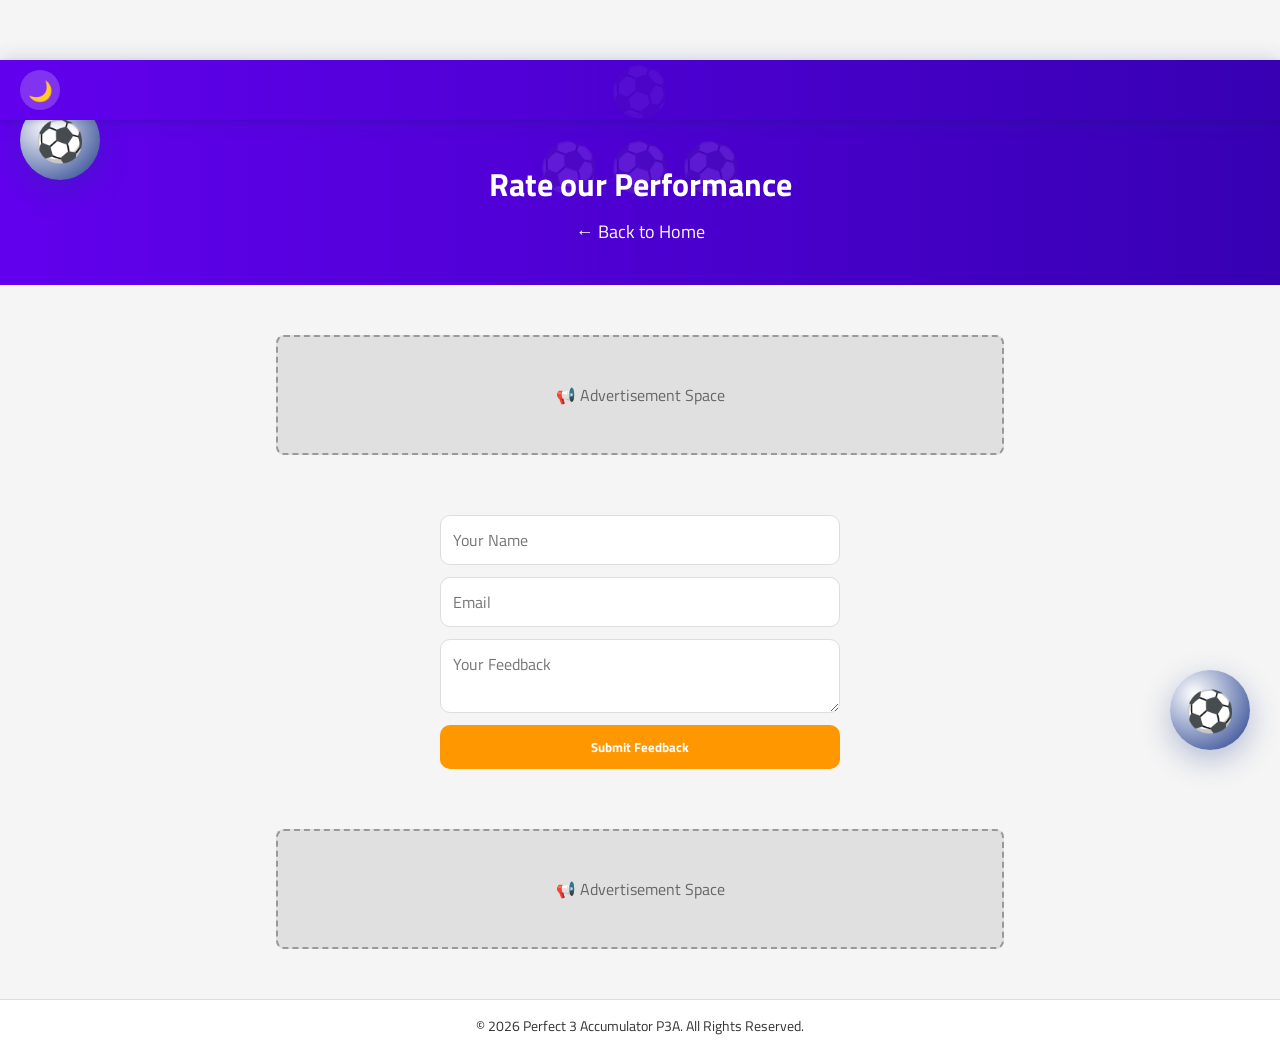
<file: feedback.html>
<!DOCTYPE html>
<html lang="en">
<head>
<meta charset="UTF-8">
<meta name="viewport" content="width=device-width, initial-scale=1.0">
<title>Feedback - P3A</title>
<link rel="icon" href="favicon.svg" type="image/svg+xml">
<link rel="stylesheet" href="style.css">
<style>
  .ad-space {
    width: 100%;
    background-color: #e0e0e0;
    border: 2px dashed #999;
    padding: 20px;
    text-align: center;
    margin: 20px 0;
    border-radius: 8px;
    color: #666;
    font-size: 16px;
    min-height: 120px;
    display: flex;
    align-items: center;
    justify-content: center;
  }
</style>
</head>
<body>
<div class="floating-ball ball-top-left"></div>
<div class="floating-ball ball-bottom-right"></div>
<nav>
  <button id="themeToggle" class="theme-toggle" title="Toggle Dark Mode">🌙</button>
  <div style="flex: 1;"></div>
</nav>

<button id="topButton" class="hidden" title="Back to top">↑</button>

<header>
  <h1>Rate our Performance</h1>
  <p><a href="index.html" class="back-link">← Back to Home</a></p>
</header>

<div class="container">
  <div class="ad-space" style="width: 90%; max-width: 728px; height: 90px; margin-bottom: 30px;">📢 Advertisement Space</div>
  <form class="feedback-form" id="feedbackForm">
    <input type="text" id="feedbackName" placeholder="Your Name" required>
    <input type="email" id="feedbackEmail" placeholder="Email" required>
    <textarea id="feedbackMessage" placeholder="Your Feedback" required></textarea>
    <button type="submit">Submit Feedback</button>
  </form>
  <div class="ad-space" style="width: 90%; max-width: 728px; height: 90px; margin-top: 30px;">📢 Advertisement Space</div>
</div>

<footer>
  &copy; 2026 Perfect 3 Accumulator P3A. All Rights Reserved.
</footer>

<script src="script.js"></script>
</body>
</html>
</file>
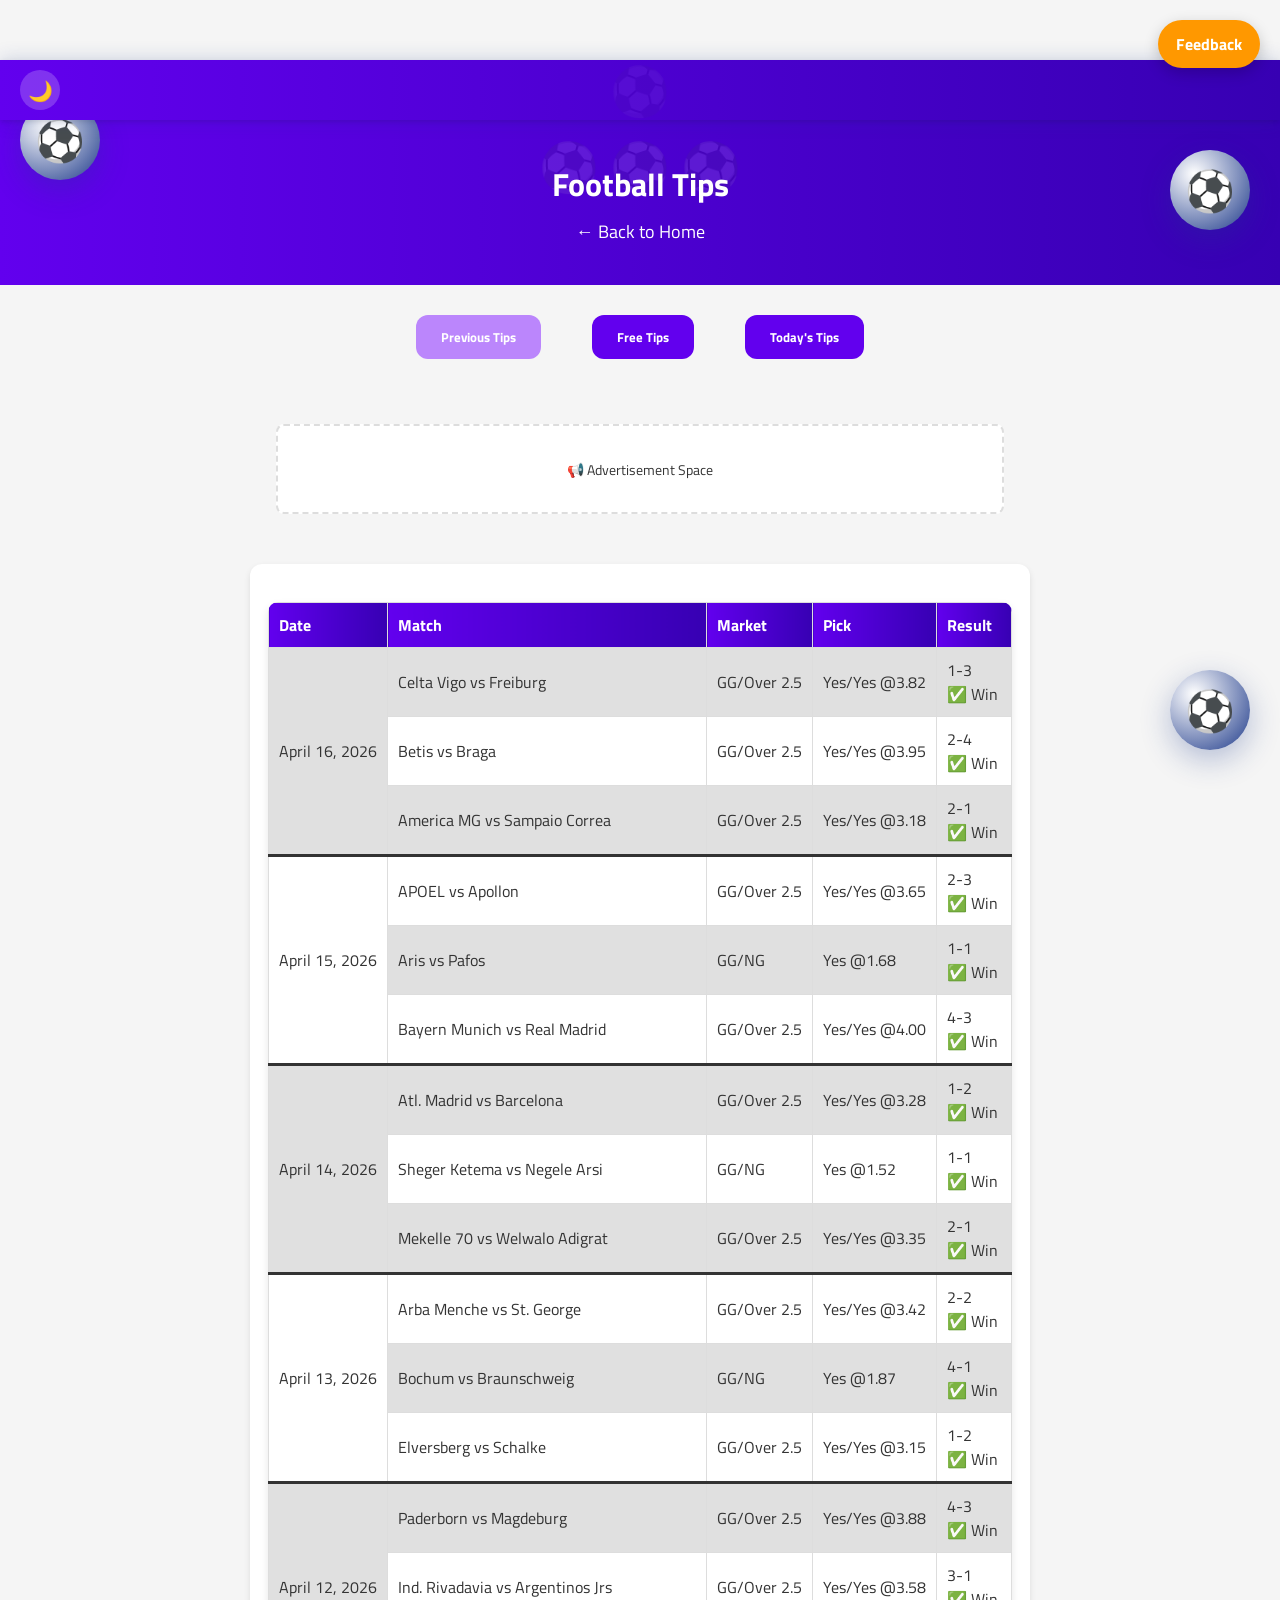
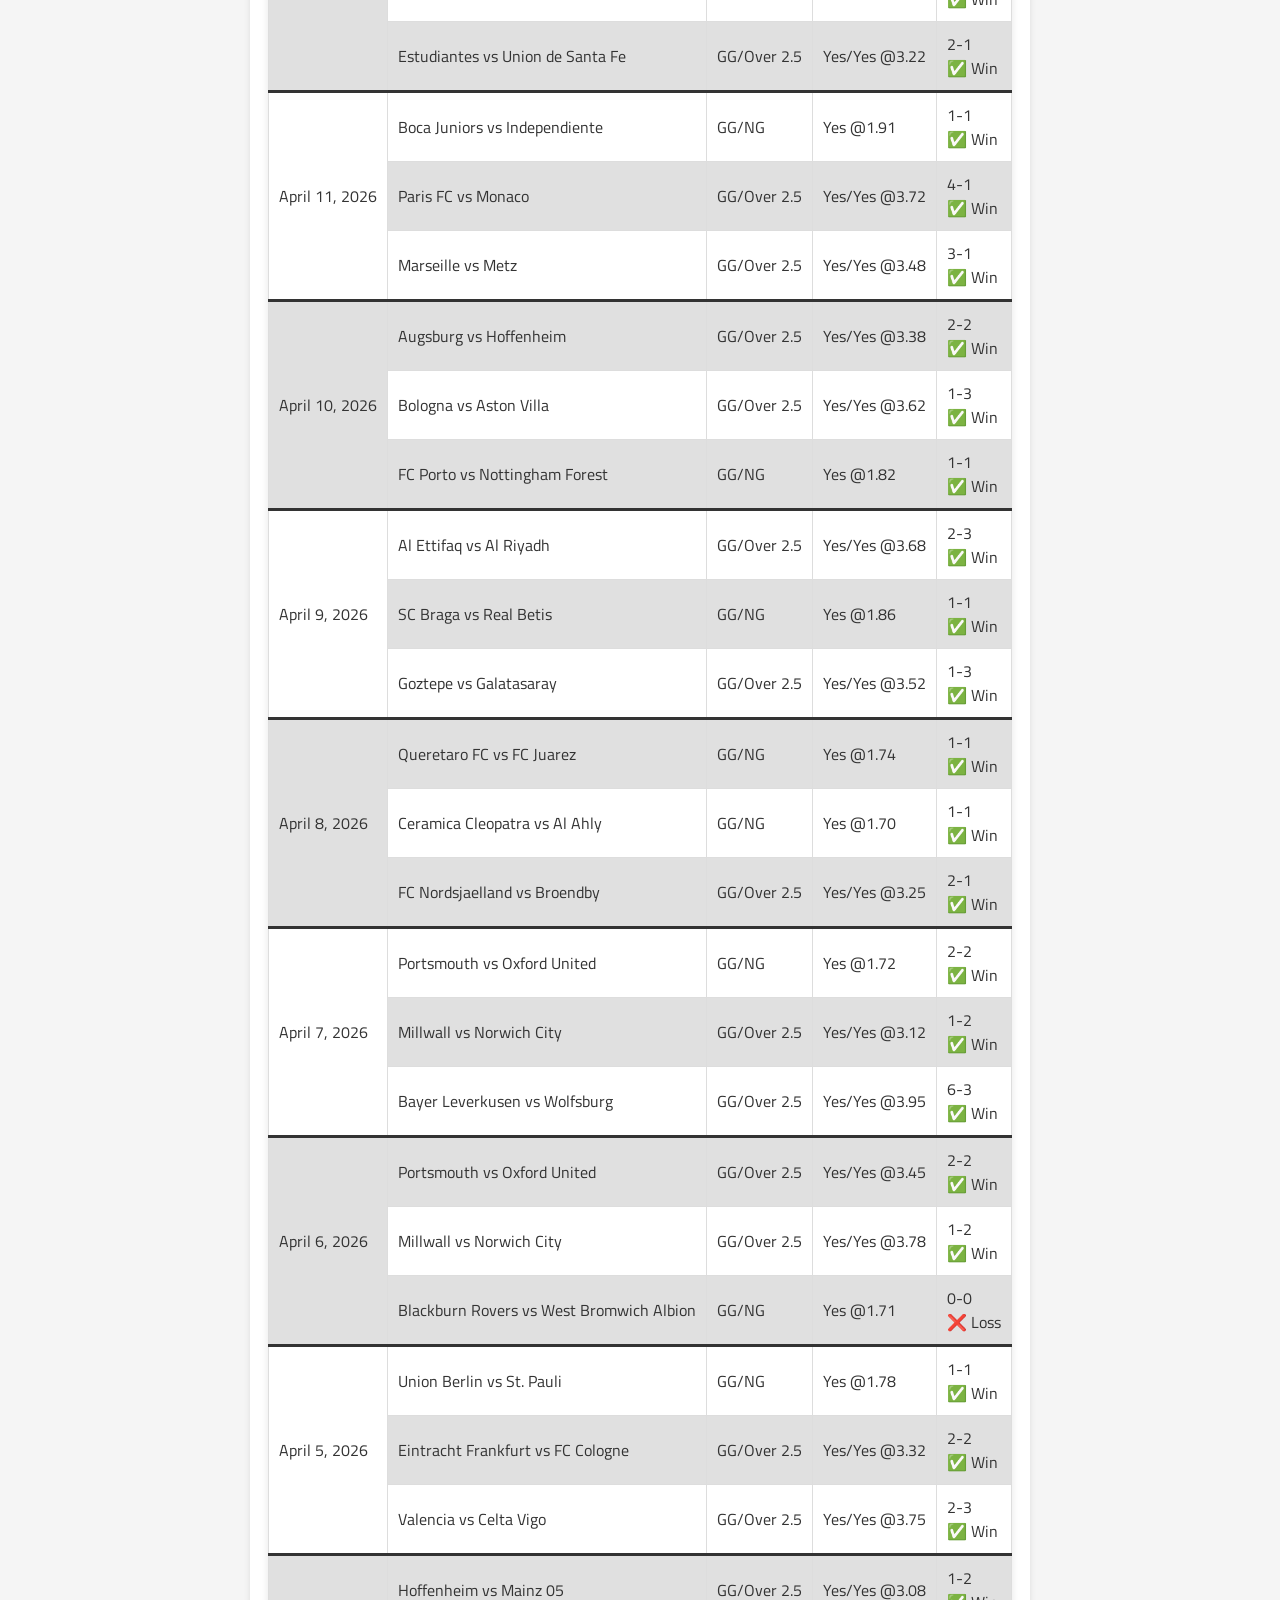
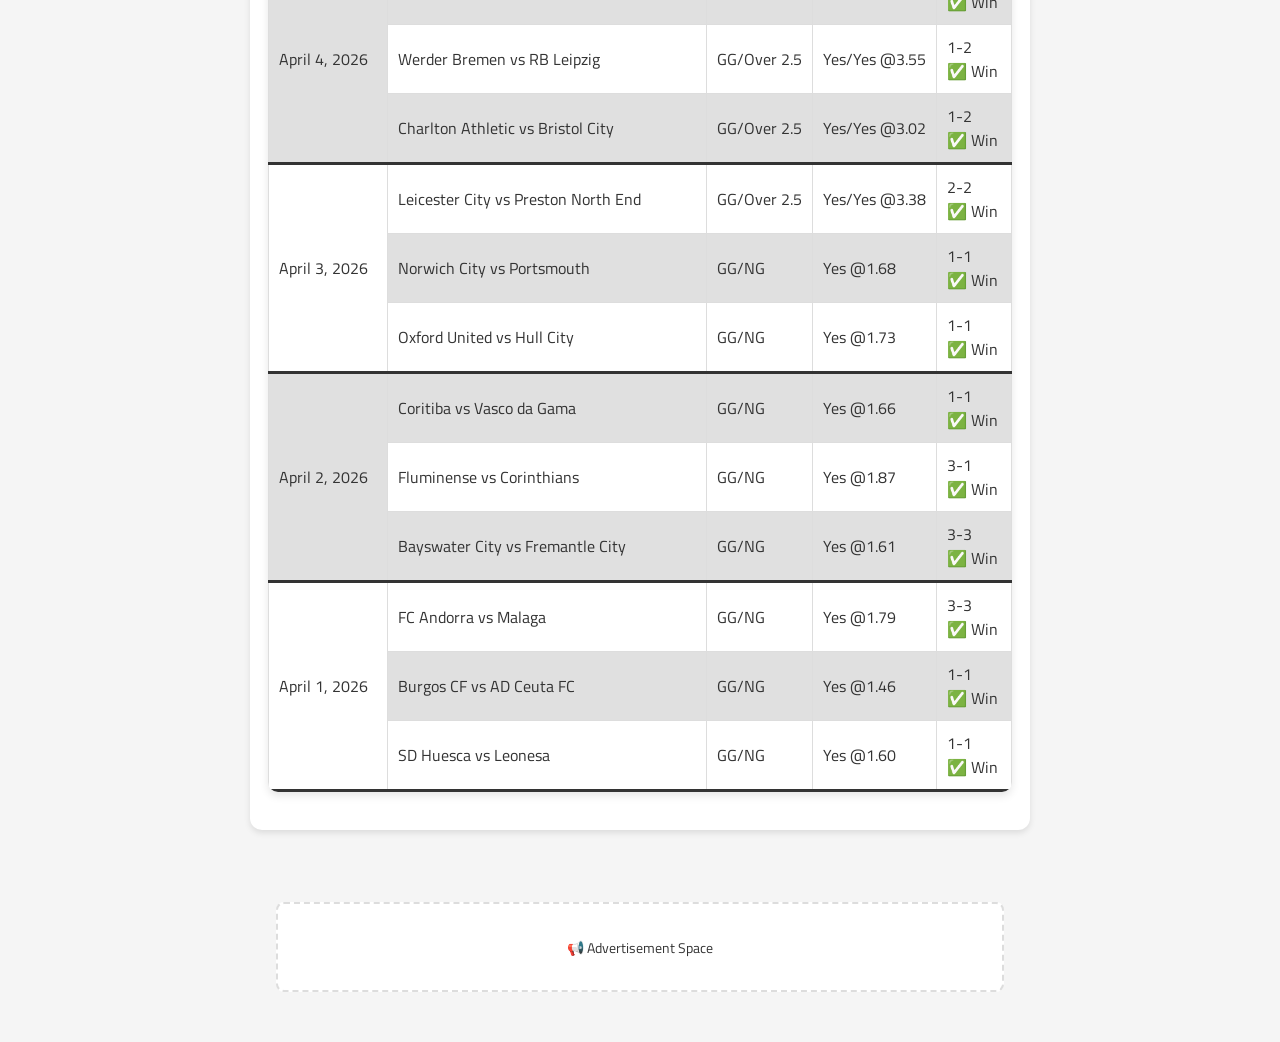
<file: football-tips.html>
<!DOCTYPE html>
<html lang="en">
<head>
  <meta charset="UTF-8">
  <meta name="viewport" content="width=device-width, initial-scale=1.0">
  <title>Football Tips - P3A</title>
  <link rel="icon" href="favicon.svg" type="image/svg+xml">
  <link rel="stylesheet" href="style.css">
</head>
<body>
<div class="floating-ball ball-top-left"></div>
<div class="floating-ball ball-top-right"></div>
<div class="floating-ball ball-bottom-right"></div>
<nav>
  <button id="themeToggle" class="theme-toggle" title="Toggle Dark Mode">🌙</button>
  <div style="flex: 1;"></div>
</nav>

<a class="fixed-feedback" href="feedback.html">Feedback</a>
<button id="topButton" class="hidden" title="Back to top">↑</button>

<header>
  <h1>Football Tips</h1>
  <p><a href="index.html" class="back-link">← Back to Home</a></p>
</header>

<div class="container">
  <!-- Tab Buttons -->
  <div class="tab-buttons">
    <button class="active" onclick="loadTab('yesterday-tips.html', this)">Previous Tips</button>
    <button onclick="loadTab('free-tips.html', this)">Free Tips</button>
    <button onclick="loadTab('today-tips.html', this)">Today's Tips</button>
  </div>

  <!-- Advertisement Space Above -->
  <div class="ad-space" style="margin-top: 20px; width: 100%; max-width: 728px; height: 90px;">📢 Advertisement Space</div>

  <!-- Tips content -->
  <div id="tabContent"></div>

  <!-- Advertisement Space Below -->
  <div class="ad-space" style="margin-top: 30px; width: 100%; max-width: 728px; height: 90px;">📢 Advertisement Space</div>
</div>

<script src="script.js"></script>

</body>
</html>
</file>
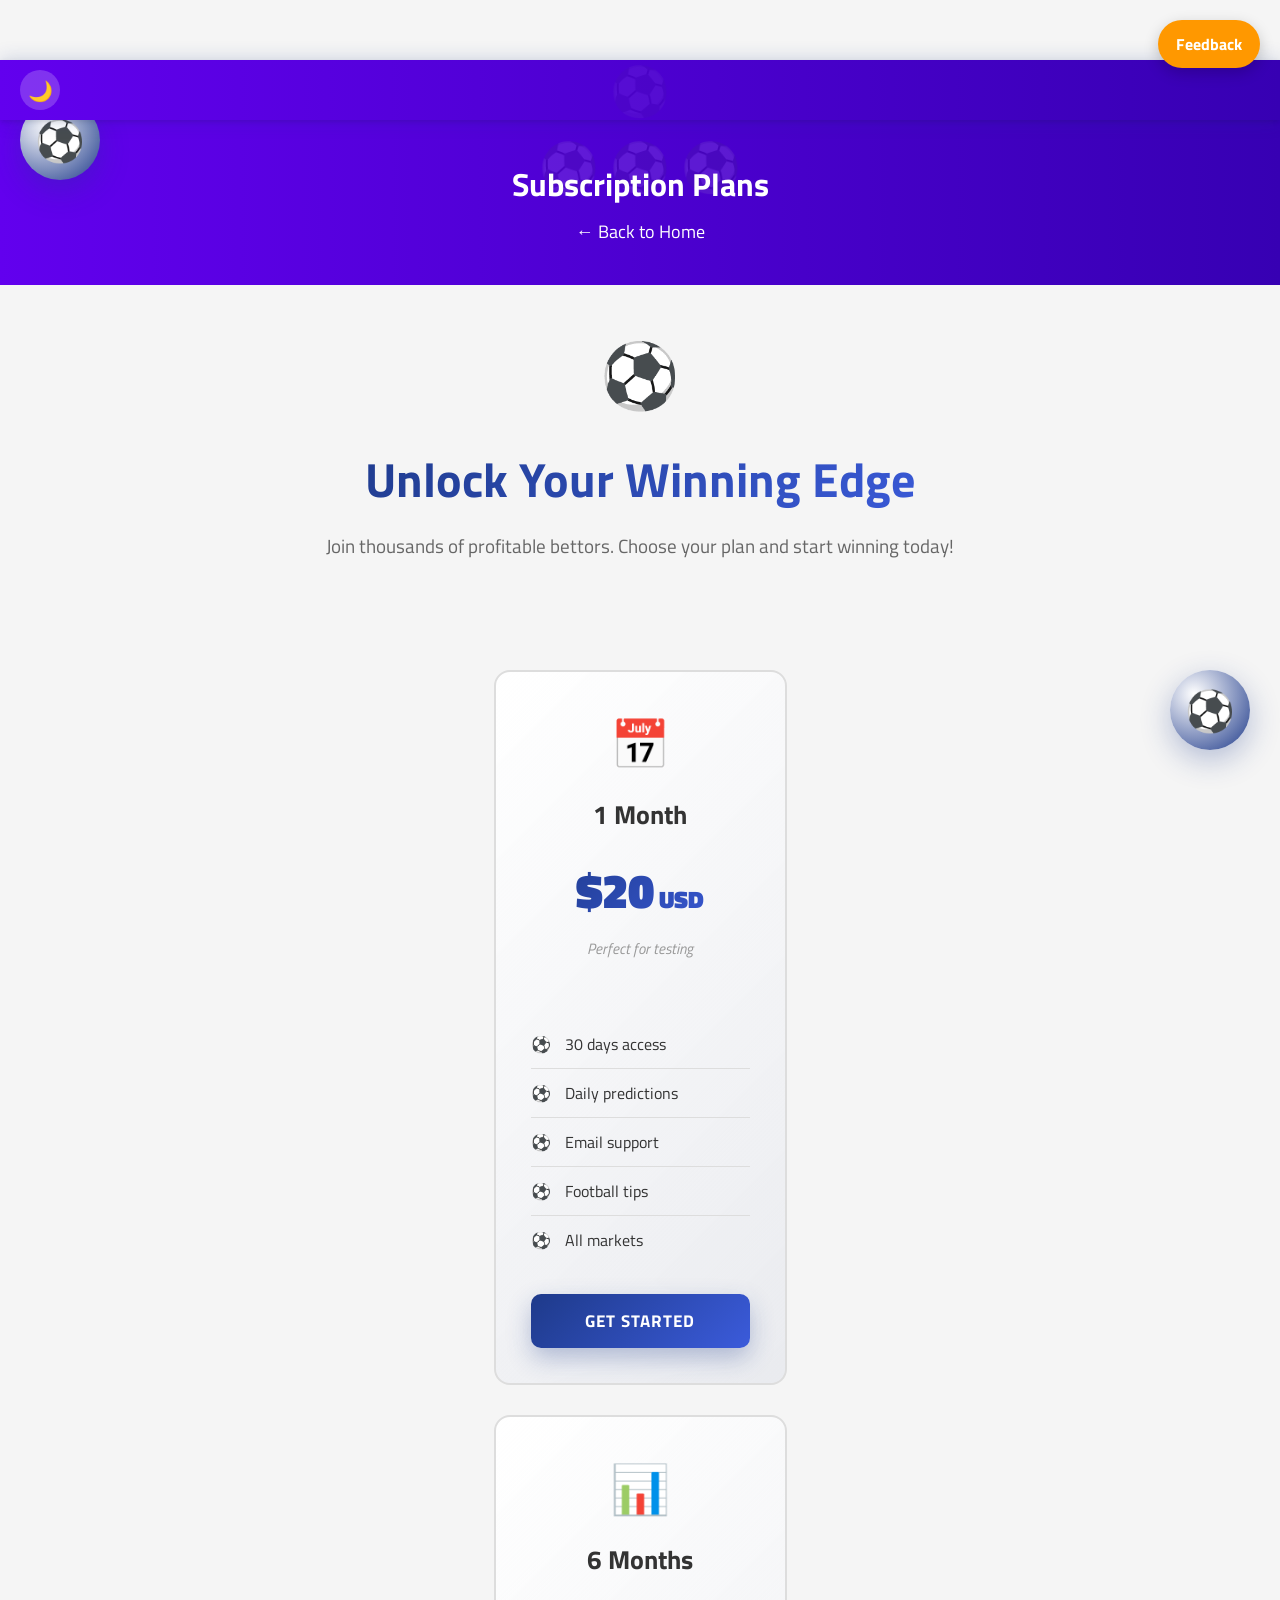
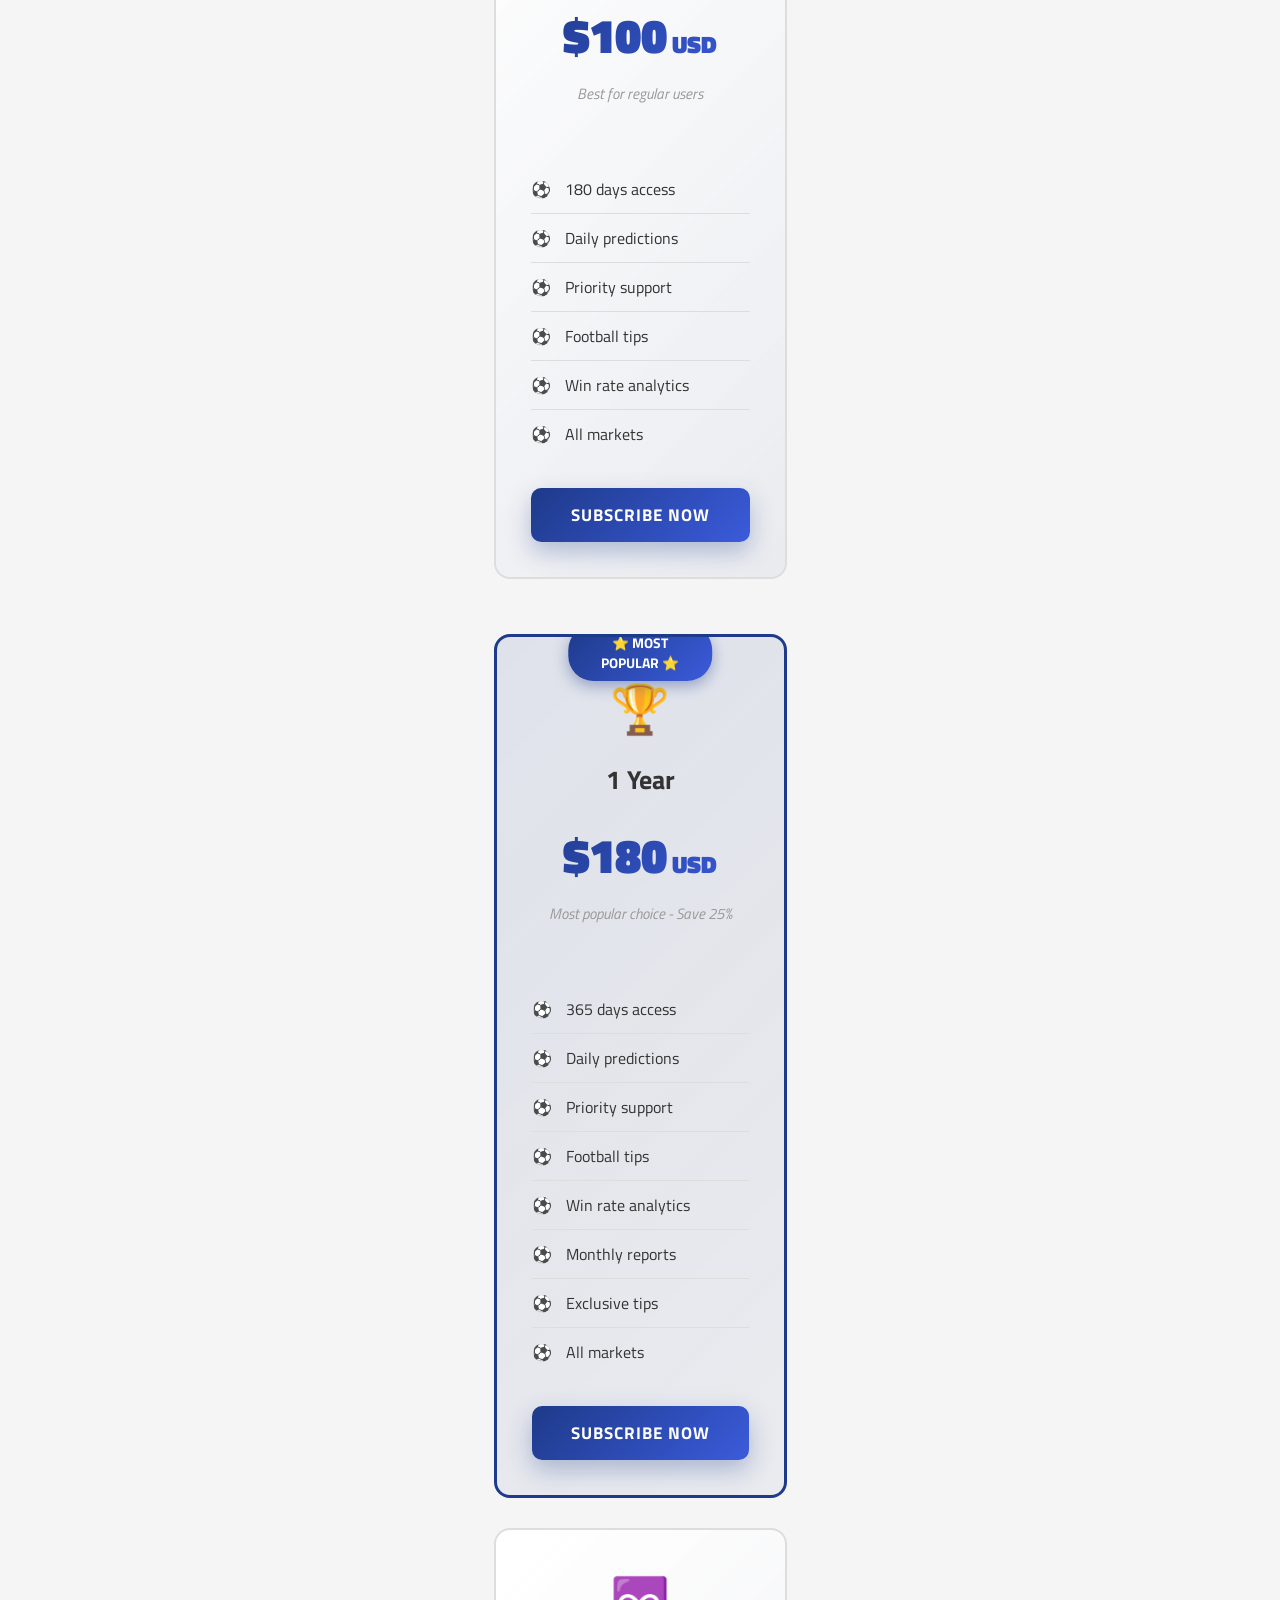
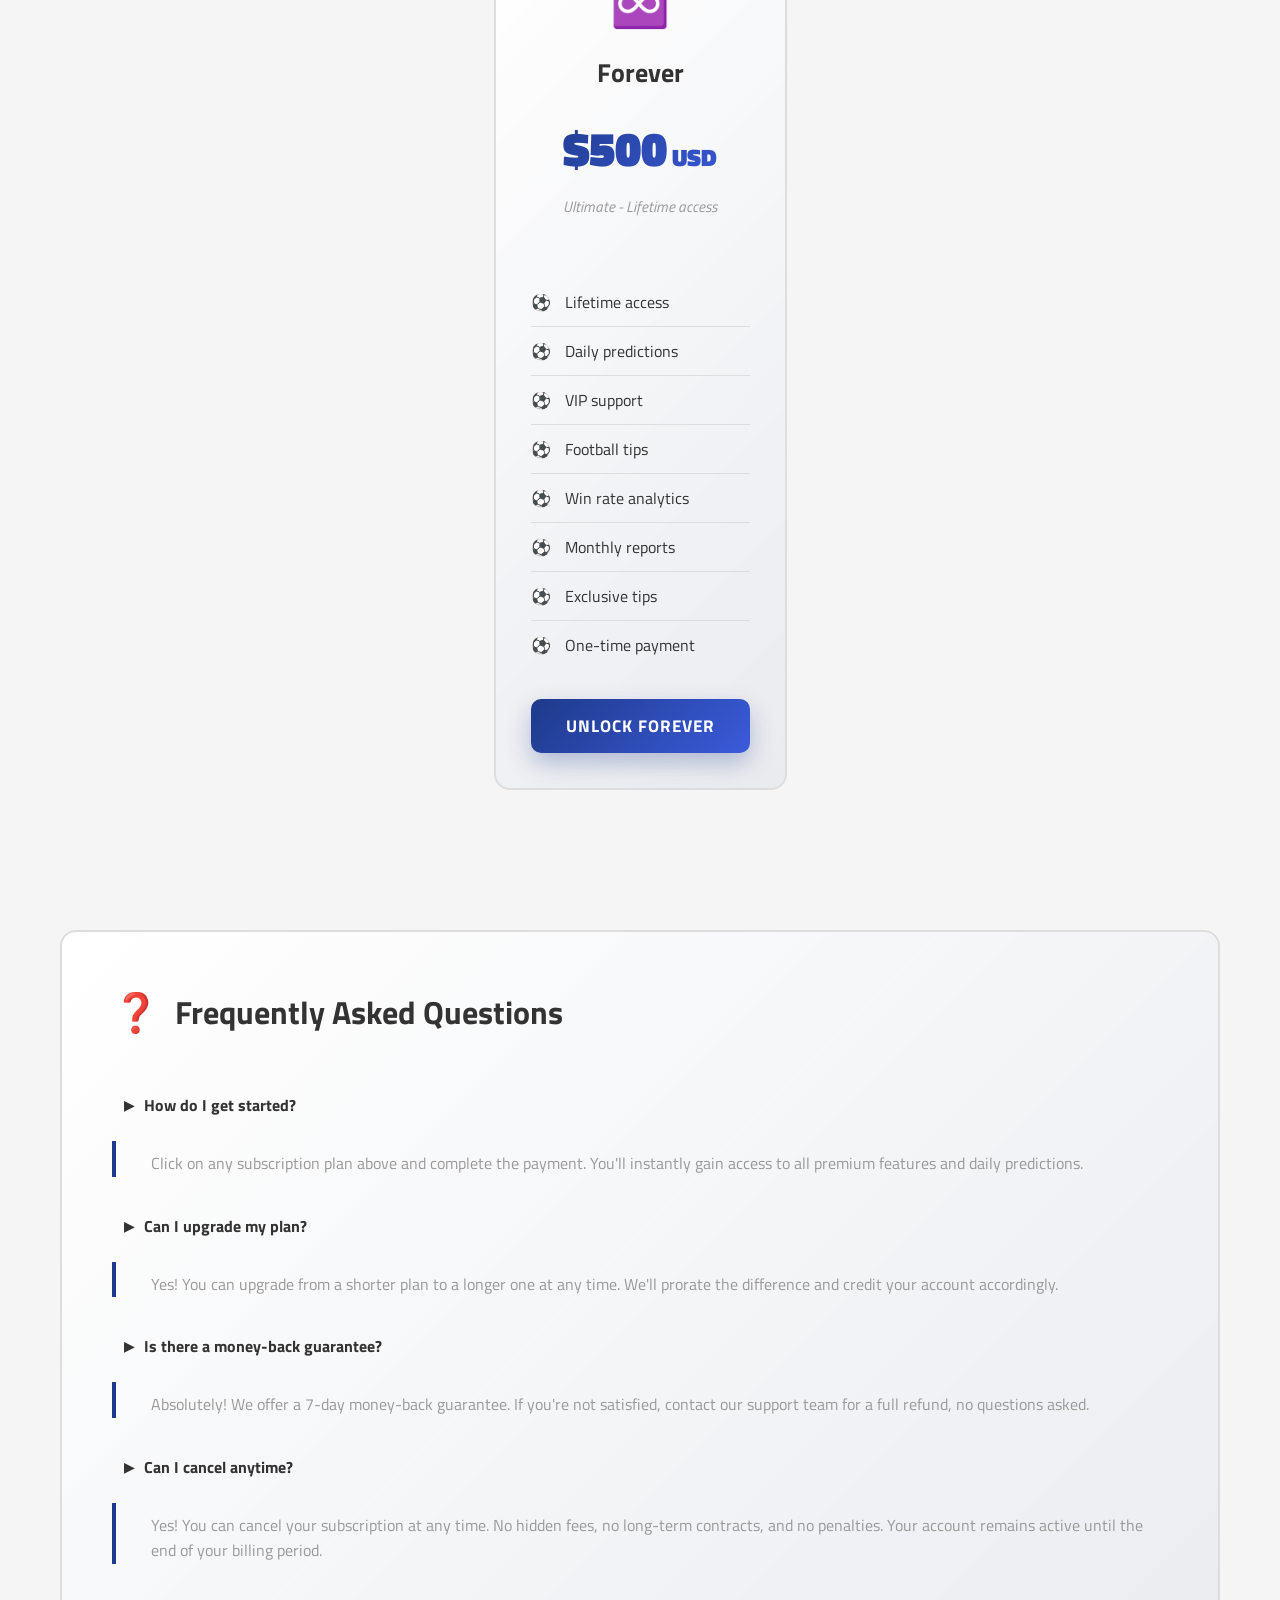
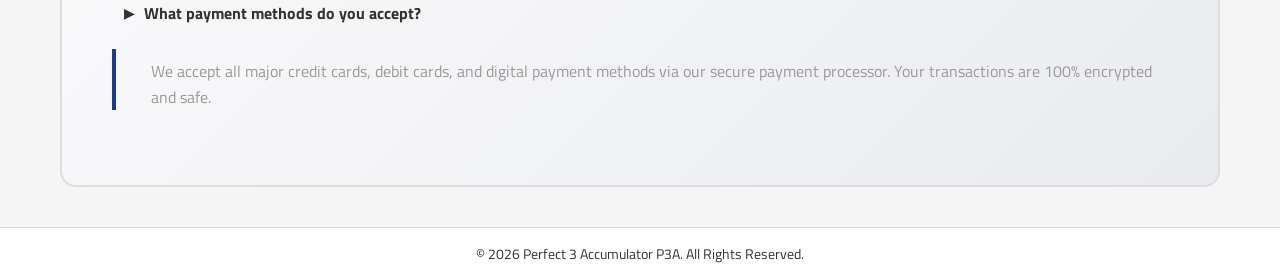
<file: pricing.html>
<!DOCTYPE html>
<html lang="en">
<head>
  <meta charset="UTF-8">
  <meta name="viewport" content="width=device-width, initial-scale=1.0">
  <title>Pricing - P3A</title>
  <link rel="icon" href="favicon.svg" type="image/svg+xml">
  <link rel="stylesheet" href="style.css">
  <style>
    @keyframes float {
      0%, 100% { transform: translateY(0px) rotate(0deg); }
      50% { transform: translateY(-20px) rotate(5deg); }
    }

    @keyframes spin {
      0% { transform: rotate(0deg); }
      100% { transform: rotate(360deg); }
    }

    @keyframes slideInUp {
      from {
        opacity: 0;
        transform: translateY(30px);
      }
      to {
        opacity: 1;
        transform: translateY(0);
      }
    }

    @keyframes pulse {
      0%, 100% { transform: scale(1); }
      50% { transform: scale(1.05); }
    }

    @keyframes glow {
      0%, 100% { box-shadow: 0 0 20px rgba(30, 58, 138, 0.3); }
      50% { box-shadow: 0 0 40px rgba(30, 58, 138, 0.6); }
    }

    .pricing-container {
      max-width: 1200px;
      margin: 0 auto;
      padding: 40px 20px;
    }

    .floating-ball {
      position: fixed;
      width: 80px;
      height: 80px;
      background: radial-gradient(circle at 30% 30%, #fff, #1e3a8a);
      border-radius: 50%;
      box-shadow: 0 10px 30px rgba(30, 58, 138, 0.3);
      animation: float 6s ease-in-out infinite;
      z-index: 1;
      pointer-events: none;
      display: flex;
      align-items: center;
      justify-content: center;
      font-size: 40px;
    }

    .floating-ball::before {
      content: '⚽';
      animation: spin 8s linear infinite;
    }

    .ball-top-left {
      top: 100px;
      left: 20px;
      animation-delay: 0s;
    }

    .ball-bottom-right {
      bottom: 150px;
      right: 30px;
      animation-delay: 2s;
    }

    .pricing-header {
      text-align: center;
      margin-bottom: 50px;
      animation: slideInUp 0.8s ease-out;
    }

    .pricing-header h1 {
      font-size: 3em;
      margin-bottom: 15px;
      color: var(--text-color);
      background: linear-gradient(135deg, #1e3a8a, #3b5bdb);
      -webkit-background-clip: text;
      -webkit-text-fill-color: transparent;
      background-clip: text;
      font-weight: 700;
    }

    .pricing-header p {
      font-size: 1.2em;
      color: #666;
      margin-bottom: 30px;
    }

    .header-icon {
      font-size: 4em;
      margin-bottom: 20px;
      animation: float 4s ease-in-out infinite;
    }

    .pricing-grid {
      display: grid;
      grid-template-columns: repeat(auto-fit, minmax(260px, 1fr));
      gap: 30px;
      margin-bottom: 50px;
    }

    .pricing-card {
      background: linear-gradient(135deg, var(--card-bg), rgba(30, 58, 138, 0.05));
      border: 2px solid var(--border-color);
      border-radius: 16px;
      padding: 35px;
      text-align: center;
      transition: all 0.4s cubic-bezier(0.175, 0.885, 0.32, 1.275);
      display: flex;
      flex-direction: column;
      position: relative;
      overflow: hidden;
      animation: slideInUp 0.8s ease-out both;
    }

    .pricing-card:nth-child(1) { animation-delay: 0.1s; }
    .pricing-card:nth-child(2) { animation-delay: 0.2s; }
    .pricing-card:nth-child(3) { animation-delay: 0.3s; }
    .pricing-card:nth-child(4) { animation-delay: 0.4s; }

    .pricing-card::before {
      content: '';
      position: absolute;
      top: 0;
      left: -100%;
      width: 100%;
      height: 100%;
      background: linear-gradient(90deg, transparent, rgba(255,255,255,0.1), transparent);
      transition: left 0.5s ease;
    }

    .pricing-card:hover::before {
      left: 100%;
    }

    .pricing-card:hover {
      transform: translateY(-10px) scale(1.02);
      border-color: #1e3a8a;
      box-shadow: 0 20px 50px rgba(30, 58, 138, 0.3);
    }

    .pricing-card.popular {
      border: 3px solid #1e3a8a;
      background: linear-gradient(135deg, rgba(30, 58, 138, 0.1), rgba(30, 58, 138, 0.05));
      animation: glow 2s ease-in-out infinite, slideInUp 0.8s ease-out 0.3s both;
    }

    .pricing-card.popular:hover {
      transform: translateY(-15px) scale(1.05);
    }

    .popular-badge {
      position: absolute;
      top: -12px;
      left: 50%;
      transform: translateX(-50%);
      background: linear-gradient(135deg, #1e3a8a, #3b5bdb);
      color: white;
      padding: 8px 25px;
      border-radius: 25px;
      font-size: 0.85em;
      font-weight: 700;
      box-shadow: 0 5px 15px rgba(30, 58, 138, 0.4);
      animation: pulse 2s ease-in-out infinite;
    }

    .pricing-card.popular {
      margin-top: 25px;
    }

    .plan-icon {
      font-size: 3em;
      margin-bottom: 15px;
      animation: float 4s ease-in-out infinite;
    }

    .plan-name {
      font-size: 1.6em;
      font-weight: 700;
      margin-bottom: 10px;
      color: var(--text-color);
    }

    .plan-price {
      font-size: 3em;
      font-weight: 900;
      background: linear-gradient(135deg, #1e3a8a, #3b5bdb);
      -webkit-background-clip: text;
      -webkit-text-fill-color: transparent;
      background-clip: text;
      margin: 10px 0;
    }

    .plan-price span {
      font-size: 0.5em;
      color: #666;
    }

    .plan-description {
      font-size: 0.95em;
      color: #999;
      margin-bottom: 30px;
      font-style: italic;
    }

    .plan-features {
      list-style: none;
      margin: 30px 0;
      flex-grow: 1;
      text-align: left;
    }

    .plan-features li {
      padding: 12px 0;
      border-bottom: 1px solid var(--border-color);
      color: var(--text-color);
      transition: all 0.3s ease;
    }

    .plan-features li:hover {
      padding-left: 10px;
      color: #1e3a8a;
    }

    .plan-features li:last-child {
      border-bottom: none;
    }

    .plan-features li::before {
      content: "⚽ ";
      margin-right: 10px;
      font-weight: bold;
    }

    .plan-button {
      background: linear-gradient(135deg, #1e3a8a, #3b5bdb);
      color: white;
      padding: 14px 35px;
      border: none;
      border-radius: 10px;
      font-size: 1.05em;
      cursor: pointer;
      font-weight: 700;
      margin-top: auto;
      transition: all 0.4s ease;
      box-shadow: 0 10px 25px rgba(30, 58, 138, 0.3);
      text-transform: uppercase;
      letter-spacing: 1px;
    }

    .plan-button:hover {
      transform: translateY(-3px);
      box-shadow: 0 15px 40px rgba(30, 58, 138, 0.5);
      background: linear-gradient(135deg, #3b5bdb, #1e3a8a);
    }

    .plan-button:active {
      transform: translateY(-1px);
    }

    .pricing-faq {
      background: linear-gradient(135deg, var(--card-bg), rgba(30, 58, 138, 0.05));
      padding: 50px;
      border-radius: 16px;
      margin-top: 60px;
      border: 2px solid var(--border-color);
      animation: slideInUp 1s ease-out 0.5s both;
    }

    .pricing-faq h2 {
      margin-bottom: 40px;
      color: var(--text-color);
      font-size: 2em;
      display: flex;
      align-items: center;
      gap: 15px;
    }

    .pricing-faq h2::before {
      content: '❓';
      font-size: 1.2em;
      animation: float 4s ease-in-out infinite;
    }

    .faq-item {
      margin-bottom: 25px;
      animation: slideInUp 0.8s ease-out both;
    }

    .faq-item:nth-child(1) { animation-delay: 0.6s; }
    .faq-item:nth-child(2) { animation-delay: 0.7s; }
    .faq-item:nth-child(3) { animation-delay: 0.8s; }
    .faq-item:nth-child(4) { animation-delay: 0.9s; }
    .faq-item:nth-child(5) { animation-delay: 1s; }

    .faq-question {
      font-weight: 700;
      color: var(--text-color);
      margin-bottom: 12px;
      cursor: pointer;
      display: flex;
      align-items: center;
      gap: 10px;
      transition: all 0.3s ease;
      padding: 12px;
      border-radius: 8px;
    }

    .faq-question:hover {
      background: rgba(30, 58, 138, 0.1);
      color: #1e3a8a;
      padding-left: 20px;
    }

    .faq-question::before {
      content: '▶';
      font-size: 0.8em;
      transition: transform 0.3s ease;
    }

    .faq-answer {
      color: #999;
      padding-left: 35px;
      border-left: 4px solid #1e3a8a;
      padding-top: 10px;
      line-height: 1.6;
    }

    @media (max-width: 768px) {
      .floating-ball {
        width: 60px;
        height: 60px;
        font-size: 30px;
      }

      .pricing-header h1 {
        font-size: 2em;
      }

      .pricing-grid {
        grid-template-columns: 1fr;
      }

      .pricing-card.popular {
        margin-top: 0;
      }

      .pricing-faq {
        padding: 30px;
      }
    }
  </style>
</head>
<body>
<nav>
  <button id="themeToggle" class="theme-toggle" title="Toggle Dark Mode">🌙</button>
  <div style="flex: 1;"></div>
</nav>

<a class="fixed-feedback" href="feedback.html">Feedback</a>
<button id="topButton" class="hidden" title="Back to top">↑</button>

<div class="floating-ball ball-top-left"></div>
<div class="floating-ball ball-bottom-right"></div>

<header>
  <h1>Subscription Plans</h1>
  <p><a href="index.html" class="back-link">← Back to Home</a></p>
</header>

<div class="container pricing-container">
  <div class="pricing-header">
    <div class="header-icon">⚽</div>
    <h1>Unlock Your Winning Edge</h1>
    <p>Join thousands of profitable bettors. Choose your plan and start winning today!</p>
  </div>

  <div class="pricing-grid">
    <div class="pricing-card">
      <div class="plan-icon">📅</div>
      <div class="plan-name">1 Month</div>
      <div class="plan-price">$20<span> USD</span></div>
      <div class="plan-description">Perfect for testing</div>
      <ul class="plan-features">
        <li>30 days access</li>
        <li>Daily predictions</li>
        <li>Email support</li>
        <li>Football tips</li>
        <li>All markets</li>
      </ul>
      <button class="plan-button">Get Started</button>
    </div>

    <div class="pricing-card">
      <div class="plan-icon">📊</div>
      <div class="plan-name">6 Months</div>
      <div class="plan-price">$100<span> USD</span></div>
      <div class="plan-description">Best for regular users</div>
      <ul class="plan-features">
        <li>180 days access</li>
        <li>Daily predictions</li>
        <li>Priority support</li>
        <li>Football tips</li>
        <li>Win rate analytics</li>
        <li>All markets</li>
      </ul>
      <button class="plan-button">Subscribe Now</button>
    </div>

    <div class="pricing-card popular">
      <div class="popular-badge">⭐ MOST POPULAR ⭐</div>
      <div class="plan-icon">🏆</div>
      <div class="plan-name">1 Year</div>
      <div class="plan-price">$180<span> USD</span></div>
      <div class="plan-description">Most popular choice - Save 25%</div>
      <ul class="plan-features">
        <li>365 days access</li>
        <li>Daily predictions</li>
        <li>Priority support</li>
        <li>Football tips</li>
        <li>Win rate analytics</li>
        <li>Monthly reports</li>
        <li>Exclusive tips</li>
        <li>All markets</li>
      </ul>
      <button class="plan-button">Subscribe Now</button>
    </div>

    <div class="pricing-card">
      <div class="plan-icon">♾️</div>
      <div class="plan-name">Forever</div>
      <div class="plan-price">$500<span> USD</span></div>
      <div class="plan-description">Ultimate - Lifetime access</div>
      <ul class="plan-features">
        <li>Lifetime access</li>
        <li>Daily predictions</li>
        <li>VIP support</li>
        <li>Football tips</li>
        <li>Win rate analytics</li>
        <li>Monthly reports</li>
        <li>Exclusive tips</li>
        <li>One-time payment</li>
      </ul>
      <button class="plan-button">Unlock Forever</button>
    </div>
  </div>

  <div class="pricing-faq">
    <h2>Frequently Asked Questions</h2>
    
    <div class="faq-item">
      <div class="faq-question">How do I get started?</div>
      <div class="faq-answer">Click on any subscription plan above and complete the payment. You'll instantly gain access to all premium features and daily predictions.</div>
    </div>

    <div class="faq-item">
      <div class="faq-question">Can I upgrade my plan?</div>
      <div class="faq-answer">Yes! You can upgrade from a shorter plan to a longer one at any time. We'll prorate the difference and credit your account accordingly.</div>
    </div>

    <div class="faq-item">
      <div class="faq-question">Is there a money-back guarantee?</div>
      <div class="faq-answer">Absolutely! We offer a 7-day money-back guarantee. If you're not satisfied, contact our support team for a full refund, no questions asked.</div>
    </div>

    <div class="faq-item">
      <div class="faq-question">Can I cancel anytime?</div>
      <div class="faq-answer">Yes! You can cancel your subscription at any time. No hidden fees, no long-term contracts, and no penalties. Your account remains active until the end of your billing period.</div>
    </div>

    <div class="faq-item">
      <div class="faq-question">What payment methods do you accept?</div>
      <div class="faq-answer">We accept all major credit cards, debit cards, and digital payment methods via our secure payment processor. Your transactions are 100% encrypted and safe.</div>
    </div>
  </div>
</div>

<footer>
  &copy; 2026 Perfect 3 Accumulator P3A. All Rights Reserved.
</footer>

<script src="script.js"></script>
</body>
</html>
</file>
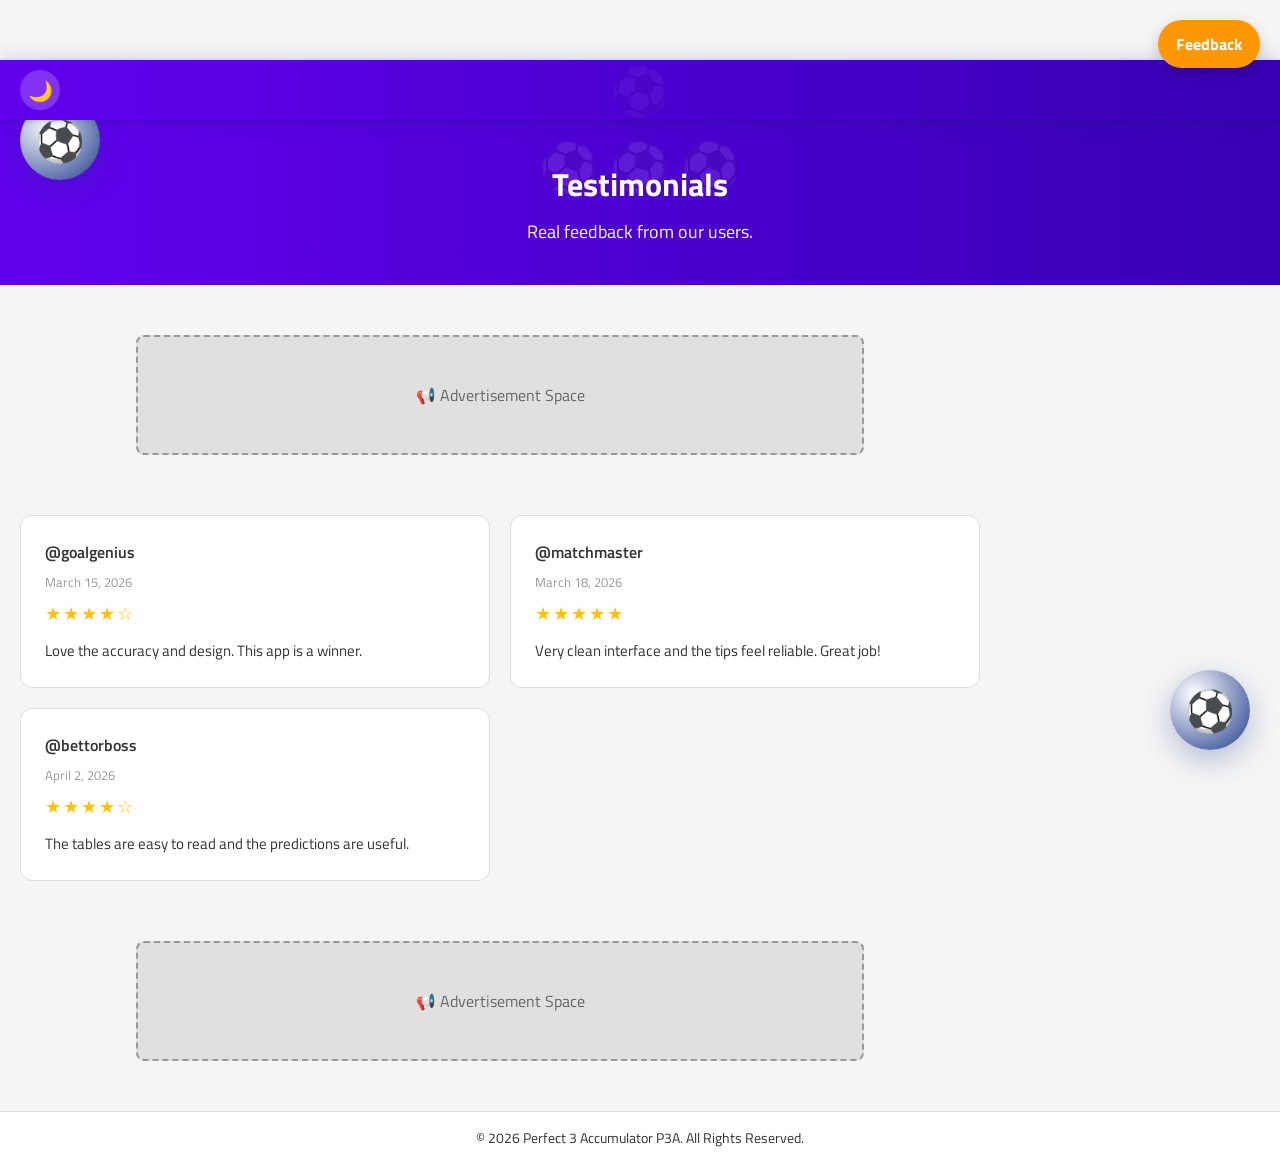
<file: testimonial.html>
<!DOCTYPE html>
<html lang="en">
<head>
  <meta charset="UTF-8">
  <meta name="viewport" content="width=device-width, initial-scale=1.0">
  <title>Testimonials</title>
  <link rel="icon" href="favicon.svg" type="image/svg+xml">
  <link rel="stylesheet" href="style.css">
</head>
<body>
<div class="floating-ball ball-top-left"></div>
<div class="floating-ball ball-bottom-right"></div>
<nav>
  <button id="themeToggle" class="theme-toggle" title="Toggle Dark Mode">🌙</button>
  <div style="flex: 1;"></div>
</nav>

<a class="fixed-feedback" href="feedback.html">Feedback</a>
<button id="topButton" class="hidden" title="Back to top">↑</button>

<style>
  .ad-space {
    width: 100%;
    background-color: #e0e0e0;
    border: 2px dashed #999;
    padding: 20px;
    text-align: center;
    margin: 20px 0;
    border-radius: 8px;
    color: #666;
    font-size: 16px;
    min-height: 120px;
    display: flex;
    align-items: center;
    justify-content: center;
  }
</style>

<header>
  <h1>Testimonials</h1>
  <p>Real feedback from our users.</p>
</header>

<div class="container testimonial-card">
  <div class="ad-space" style="width: 90%; max-width: 728px; height: 90px; margin-bottom: 30px;">📢 Advertisement Space</div>
  <div class="testimonial-grid">
    <div class="testimonial-item">
      <div class="testimonial-header">
        <div class="testimonial-username">@goalgenius</div>
        <div class="testimonial-date">March 15, 2026</div>
        <div class="rating-stars">★★★★☆</div>
      </div>
      <div class="testimonial-message">Love the accuracy and design. This app is a winner.</div>
    </div>
    <div class="testimonial-item">
      <div class="testimonial-header">
        <div class="testimonial-username">@matchmaster</div>
        <div class="testimonial-date">March 18, 2026</div>
        <div class="rating-stars">★★★★★</div>
      </div>
      <div class="testimonial-message">Very clean interface and the tips feel reliable. Great job!</div>
    </div>
    <div class="testimonial-item">
      <div class="testimonial-header">
        <div class="testimonial-username">@bettorboss</div>
        <div class="testimonial-date">April 2, 2026</div>
        <div class="rating-stars">★★★★☆</div>
      </div>
      <div class="testimonial-message">The tables are easy to read and the predictions are useful.</div>
    </div>
  </div>
  <div class="ad-space" style="width: 90%; max-width: 728px; height: 90px; margin-top: 30px;">📢 Advertisement Space</div>
</div>

<footer>
  &copy; 2026 Perfect 3 Accumulator P3A. All Rights Reserved.
</footer>

<script src="script.js"></script>
</body>
</html>
</file>
<file: style.css>
@import url('https://fonts.googleapis.com/css2?family=Titillium+Web:wght@300;400;600;700&display=swap');

/* Animations */
@keyframes float {
  0%, 100% { transform: translateY(0px) rotate(0deg); }
  50% { transform: translateY(-20px) rotate(5deg); }
}

@keyframes spin {
  0% { transform: rotate(0deg); }
  100% { transform: rotate(360deg); }
}

@keyframes slideInUp {
  from {
    opacity: 0;
    transform: translateY(30px);
  }
  to {
    opacity: 1;
    transform: translateY(0);
  }
}

@keyframes pulse {
  0%, 100% { transform: scale(1); }
  50% { transform: scale(1.05); }
}

@keyframes glow {
  0%, 100% { box-shadow: 0 0 20px rgba(30, 58, 138, 0.3); }
  50% { box-shadow: 0 0 40px rgba(30, 58, 138, 0.6); }
}

/* Floating Football Elements */
.floating-ball {
  position: fixed;
  width: 80px;
  height: 80px;
  background: radial-gradient(circle at 30% 30%, #fff, #1e3a8a);
  border-radius: 50%;
  box-shadow: 0 10px 30px rgba(30, 58, 138, 0.3);
  animation: float 6s ease-in-out infinite;
  z-index: 1;
  pointer-events: none;
  display: flex;
  align-items: center;
  justify-content: center;
  font-size: 40px;
}

.floating-ball::before {
  content: '⚽';
  animation: spin 8s linear infinite;
}

.ball-top-left {
  top: 100px;
  left: 20px;
  animation-delay: 0s;
}

.ball-top-right {
  top: 150px;
  right: 30px;
  animation-delay: 1s;
}

.ball-bottom-left {
  bottom: 200px;
  left: 40px;
  animation-delay: 1.5s;
}

.ball-bottom-right {
  bottom: 150px;
  right: 30px;
  animation-delay: 2s;
}

@media (max-width: 768px) {
  .floating-ball {
    width: 60px;
    height: 60px;
    font-size: 30px;
  }
}

/* Theme Variables */
:root {
  --bg-color: #f5f5f5;
  --text-color: #333;
  --header-bg: linear-gradient(90deg, #6200EE, #3700B3);
  --border-color: #ddd;
  --card-bg: #fff;
  --card-shadow: rgba(0,0,0,0.1);
  --feedback-bg: #e0e0e0;
}

body.dark-mode {
  --bg-color: #1e1e1e;
  --text-color: #e0e0e0;
  --header-bg: linear-gradient(90deg, #1a1a2e, #16213e);
  --border-color: #444;
  --card-bg: #2d2d2d;
  --card-shadow: rgba(0,0,0,0.5);
  --feedback-bg: #3a3a3a;
}

/* Reset */
* { box-sizing: border-box; margin: 0; padding: 0; font-family: 'Titillium Web', sans-serif; }

body {
  background: var(--bg-color);
  color: var(--text-color);
  display: flex;
  flex-direction: column;
  min-height: 100vh;
  padding-top: 60px;
  transition: background-color 0.3s ease, color 0.3s ease;
}

header {
  text-align: center;
  padding: 40px 20px;
  background: var(--header-bg);
  color: white;
  position: relative;
  overflow: hidden;
}

header::before {
  content: '⚽ ⚽ ⚽';
  position: absolute;
  top: 10px;
  left: 0;
  right: 0;
  opacity: 0.1;
  font-size: 3em;
  animation: float 8s ease-in-out infinite;
}

header h1 {
  font-size: 32px;
  margin-bottom: 10px;
  position: relative;
  z-index: 2;
  animation: slideInUp 0.8s ease-out;
}

header p {
  font-size: 18px;
  position: relative;
  z-index: 2;
  animation: slideInUp 0.8s ease-out 0.2s both;
}

.container {
  flex: 1;
  display: flex;
  flex-direction: column;
  align-items: center;
  justify-content: center;
  gap: 30px;
  padding: 30px 20px;
}

.box {
  width: 90%;
  max-width: 400px;
  padding: 30px;
  border-radius: 20px;
  color: white;
  font-size: 20px;
  font-weight: bold;
  text-align: center;
  cursor: pointer;
  transition: transform 0.3s, box-shadow 0.3s;
  box-shadow: 0 5px 15px var(--card-shadow);
  text-decoration: none;
  position: relative;
  overflow: hidden;
  animation: slideInUp 0.8s ease-out both;
}

.box::before {
  content: '⚽';
  position: absolute;
  font-size: 2em;
  opacity: 0.1;
  animation: spin 10s linear infinite;
}

.tips { 
  background: linear-gradient(135deg, #4CAF50, #45a049);
  animation-delay: 0.2s;
}

.feedback { 
  background: linear-gradient(135deg, #FF9800, #fb8c00);
  animation-delay: 0.4s;
}

.box:hover {
  transform: translateY(-8px) scale(1.05);
  box-shadow: 0 15px 30px rgba(0,0,0,0.3);
}
.back-link {
  color: white;
  text-decoration: none;
}

.back-link:hover {
  text-decoration: underline;
}

nav {
  position: fixed;
  top: 0;
  width: 100%;
  background: var(--header-bg);
  color: white;
  padding: 10px 20px;
  box-shadow: 0 2px 5px var(--card-shadow), 0 0 20px rgba(30, 58, 138, 0.2);
  z-index: 1000;
  transition: transform 0.3s ease;
  display: flex;
  justify-content: space-between;
  align-items: center;
  position: relative;
}

nav::before {
  content: '⚽';
  position: absolute;
  left: 50%;
  transform: translateX(-50%);
  opacity: 0.05;
  font-size: 3em;
  animation: float 6s ease-in-out infinite;
  pointer-events: none;
}

.theme-toggle {
  background: rgba(255,255,255,0.2);
  border: none;
  color: white;
  width: 40px;
  height: 40px;
  border-radius: 50%;
  cursor: pointer;
  font-size: 20px;
  transition: background 0.3s ease;
  display: flex;
  align-items: center;
  justify-content: center;
}

.theme-toggle:hover {
  background: rgba(255,255,255,0.4);
}

nav ul {
  list-style: none;
  margin: 0;
  padding: 0;
  display: flex;
  justify-content: center;
  gap: 20px;
  flex: 1;
}

nav ul li {
  display: inline;
}

nav ul li a {
  color: white;
  text-decoration: none;
  font-weight: bold;
  padding: 5px 10px;
  border-radius: 5px;
  transition: background 0.3s;
}

nav ul li a:hover {
  background: rgba(255,255,255,0.2);
}

.fixed-feedback {
  position: fixed;
  top: 20px;
  right: 20px;
  background: #FF9800;
  color: white;
  padding: 12px 18px;
  border-radius: 999px;
  font-weight: bold;
  text-decoration: none;
  box-shadow: 0 5px 15px rgba(0,0,0,0.2);
  z-index: 1100;
  transition: transform 0.2s ease, background 0.2s ease;
}

.fixed-feedback:hover {
  transform: translateY(-2px);
  background: #f57c00;
}

#topButton {
  position: fixed;
  bottom: 25px;
  right: 25px;
  width: 54px;
  height: 54px;
  border-radius: 50%;
  background: #6200EE;
  color: white;
  border: none;
  display: flex;
  align-items: center;
  justify-content: center;
  font-size: 20px;
  cursor: pointer;
  box-shadow: 0 6px 18px var(--card-shadow);
  transition: transform 0.2s ease, opacity 0.2s ease;
  opacity: 0.8;
  z-index: 1100;
}

#topButton:hover {
  transform: scale(1.05);
  opacity: 1;
}

#topButton.hidden {
  opacity: 0;
  pointer-events: none;
}

footer {
  text-align: center;
  padding: 15px;
  font-size: 13px;
  color: var(--text-color);
  background: var(--card-bg);
  border-top: 1px solid var(--border-color);
}

/* Mobile: keep nav visible on mobile devices */
@media (max-width: 768px) {
  nav {
    transform: translateY(0);
  }
  nav.show {
    transform: translateY(0);
  }
}

table {
  width: 100%;
  border-collapse: collapse;
  margin: 20px 0;
  font-size: 16px;
  border-radius: 10px;
  overflow: hidden;
  box-shadow: 0 4px 8px var(--card-shadow);
  background: var(--card-bg);
  color: var(--text-color);
}

table th, table td {
  border: 1px solid var(--border-color);
  padding: 12px;
  text-align: left;
}

table th {
  background: var(--header-bg);
  color: white;
  font-weight: bold;
}

table tr:nth-child(even) {
  background-color: var(--feedback-bg);
}

table tr:nth-child(odd) {
  background-color: var(--card-bg);
}

table tr:hover {
  background-color: var(--border-color);
  transform: scale(1.01);
  transition: all 0.2s ease;
}

table td {
  border-bottom: 1px solid var(--border-color);
}

.testimonial-card {
  width: 100%;
  max-width: 1000px;
}

.testimonial-grid {
  display: grid;
  grid-template-columns: repeat(2, 1fr);
  gap: 20px;
  width: 100%;
}

.testimonial-item {
  background: var(--card-bg);
  padding: 24px;
  border-radius: 12px;
  border: 1px solid var(--border-color);
  display: flex;
  flex-direction: column;
  gap: 12px;
}

.testimonial-header {
  display: flex;
  flex-direction: column;
  gap: 8px;
}

.testimonial-username {
  font-weight: 600;
  font-size: 16px;
  color: var(--text-color);
}

.testimonial-date {
  font-size: 13px;
  color: #999;
}

.rating-stars {
  color: #FFC107;
  font-size: 18px;
  letter-spacing: 2px;
  width: fit-content;
}

.testimonial-message {
  color: var(--text-color);
  line-height: 1.6;
  font-size: 15px;
  flex-grow: 1;
}

@media (max-width: 768px) {
  .testimonial-grid {
    grid-template-columns: 1fr;
  }
}

/* Tabs */
.tab-buttons {
  display: flex;
  justify-content: space-around;
  margin-bottom: 15px;
  width: 100%;
  max-width: 500px;
}

.tab-buttons button {
  padding: 12px 25px;
  border-radius: 12px;
  border: none;
  background: #6200EE;
  color: white;
  cursor: pointer;
  font-weight: bold;
  transition: background 0.3s;
}

.tab-buttons button:hover { background: #3700B3; }
.tab-buttons button.active { background: #BB86FC; }

#tabContent .tab-content {
  background: var(--card-bg);
  color: var(--text-color);
  padding: 18px;
  border-radius: 12px;
  margin-bottom: 12px;
  box-shadow: 0 3px 6px var(--card-shadow);
}

#tabContent .premium { 
  background: var(--feedback-bg);
  color: var(--text-color);
}

/* Feedback form */
.feedback-form {
  display: flex;
  flex-direction: column;
  width: 90%;
  max-width: 400px;
  gap: 12px;
}

.feedback-form input, 
.feedback-form textarea {
  padding: 12px;
  border-radius: 10px;
  border: 1px solid var(--border-color);
  font-size: 16px;
  width: 100%;
  background: var(--card-bg);
  color: var(--text-color);
}

.feedback-form button {
  padding: 12px;
  background: #FF9800;
  color: white;
  font-weight: bold;
  border: none;
  border-radius: 10px;
  cursor: pointer;
  transition: background 0.3s;
}

.feedback-form button:hover { background: #e68a00; }

/* Footer */
footer {
  text-align: center;
  padding: 15px;
  font-size: 14px;
  color: var(--text-color);
  background: var(--card-bg);
  border-top: 1px solid var(--border-color);
}

/* Responsive */
@media (max-width: 500px) {
  header h1 { font-size: 28px; }
  header p { font-size: 16px; }
  .box { font-size: 20px; padding: 25px; }
}

/* Advertisement Spaces */
.ad-space {
  width: 100%;
  max-width: 728px;
  height: 90px;
  background: var(--card-bg);
  border: 2px dashed var(--border-color);
  border-radius: 8px;
  display: flex;
  align-items: center;
  justify-content: center;
  color: var(--text-color);
  font-size: 14px;
  margin: 20px 0;
}

/* Premium Content */
.grayed-pick {
  filter: blur(5px);
  user-select: none;
  cursor: not-allowed;
}

.unlock-btn {
  padding: 12px 24px;
  background: #FF9800;
  color: white;
  border: none;
  border-radius: 8px;
  cursor: pointer;
  font-weight: bold;
  font-size: 16px;
  transition: all 0.3s ease;
  margin: 10px 0;
}

.unlock-btn:hover {
  background: #e68a00;
  transform: scale(1.05);
}

/* Table with Date Separators */
table tr:nth-child(3n+4) {
  border-bottom: 3px solid var(--text-color);
}
</file>
